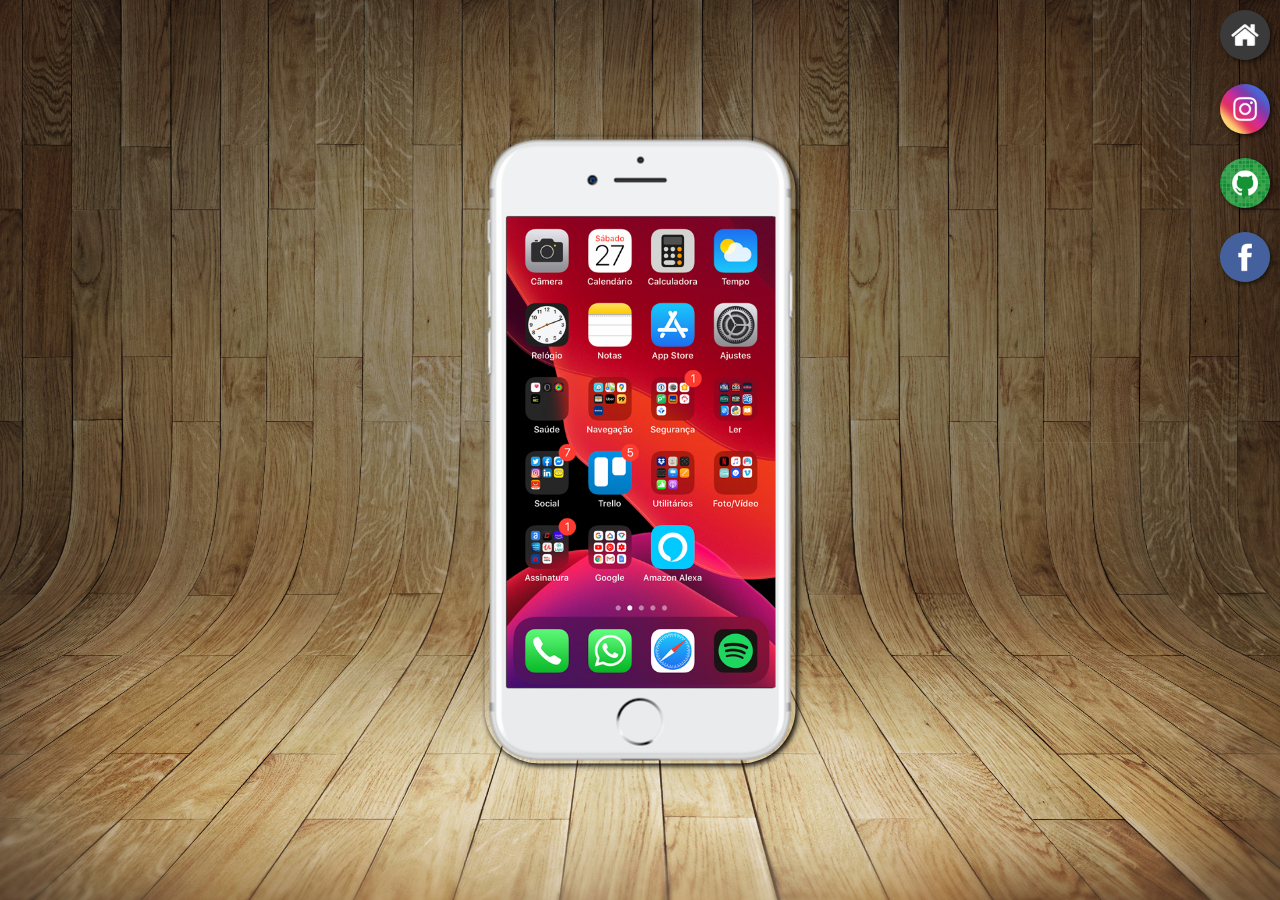
<file: index.html>
<!DOCTYPE html>
<html lang="pt-br">
<head>
    <meta charset="UTF-8">
    <meta http-equiv="X-UA-Compatible" content="IE=edge">
    <meta name="viewport" content="width=device-width, initial-scale=1.0">
    <title>Projeto redes sociais</title>
    <link rel="shortcut icon" href="favicon.ico" type="image/x-icon">
    <link rel="stylesheet" href="estilos/style.css">
</head>
<body>
    <main>
        <section id="telefone">
             <iframe src="home.html" name="tela" id="tela" frameborder="0">
                Seu navegador não é compatível com esse recurso
             </iframe>
        </section>
        <section id="redes-sociais">
           <a href="home.html" target="tela"><img src="imagens/logo-home.jpg" alt=""></a> <br>
           <a href="instagram.html" target="tela"><img src="imagens/logo-instagram.jpg" alt=""></a> <br>
           <a href="github.html" target="tela"><img src="imagens/logo-github.jpg" alt=""></a> <br>
           <a href="facebook.html" target= "tela"><img src="imagens/logo-facebook.jpg" alt=""></a>
        </section>
    </main>
</body>
</html>
</file>
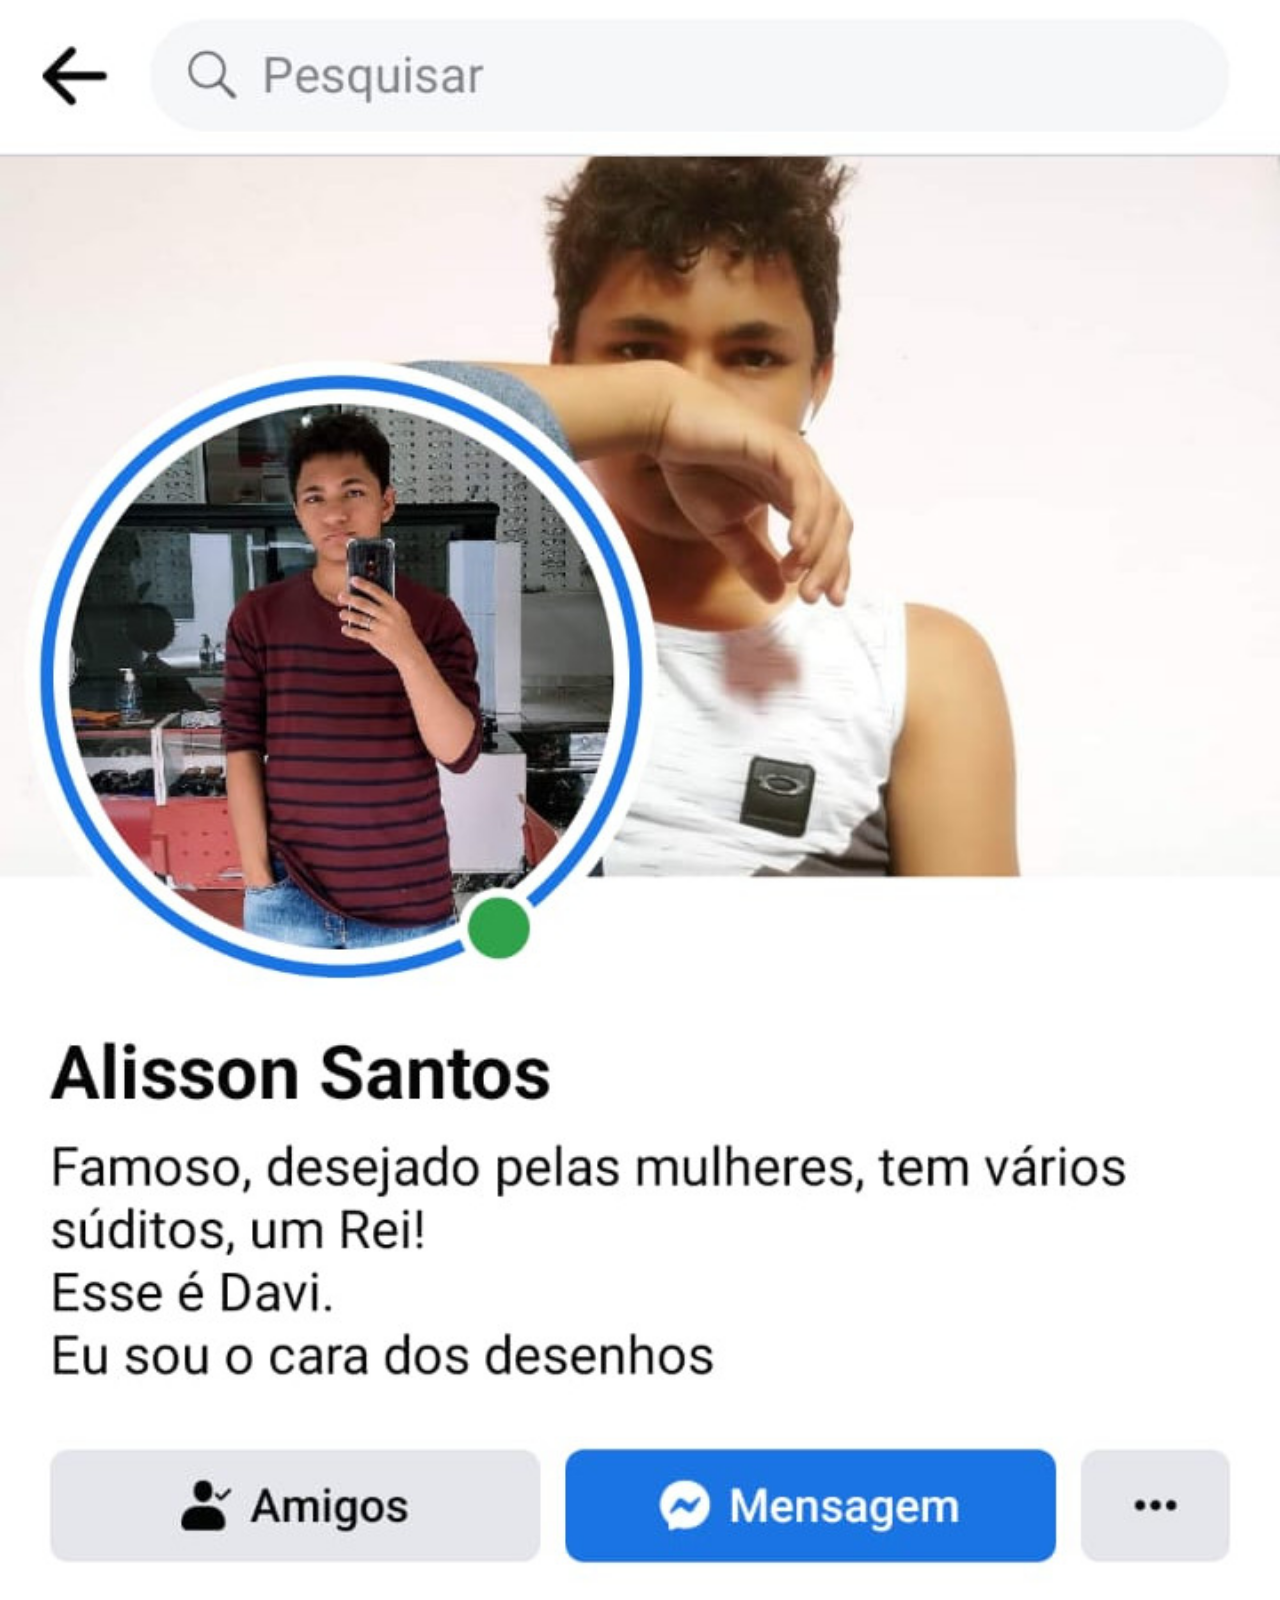
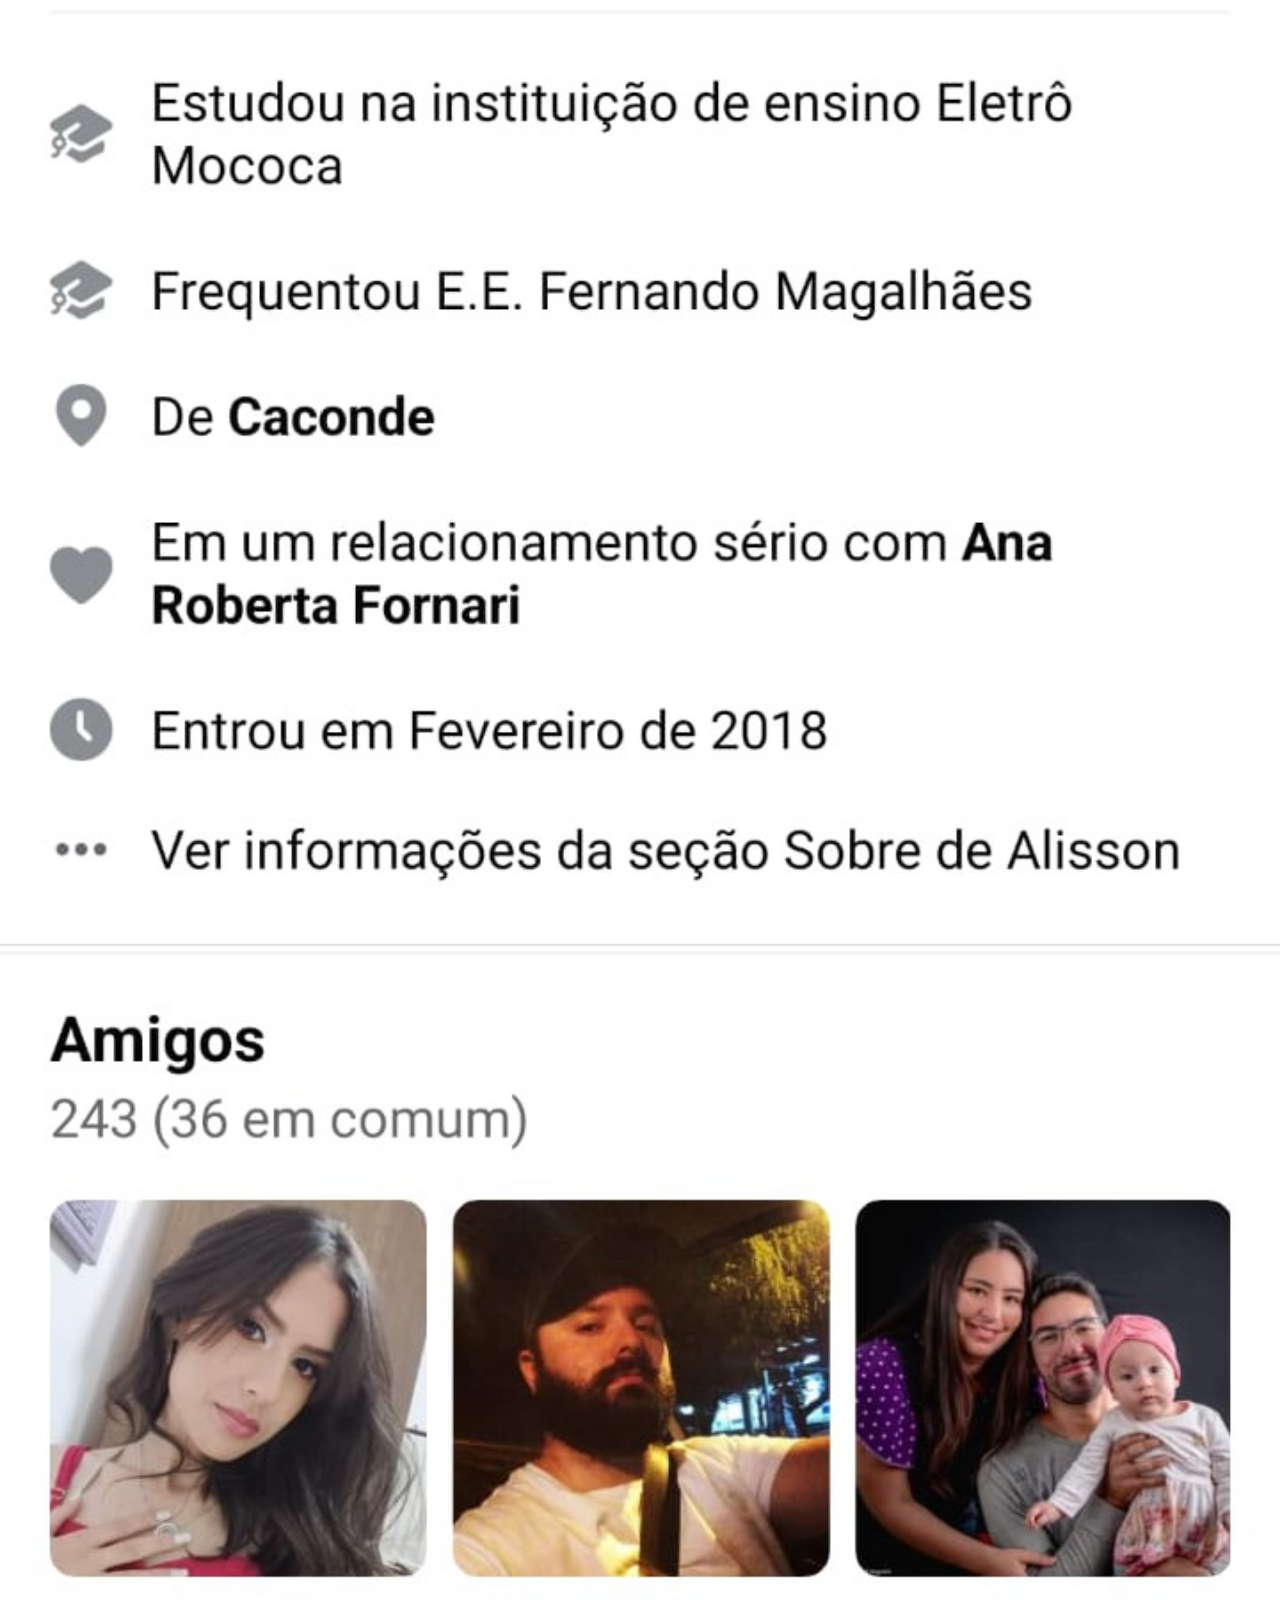
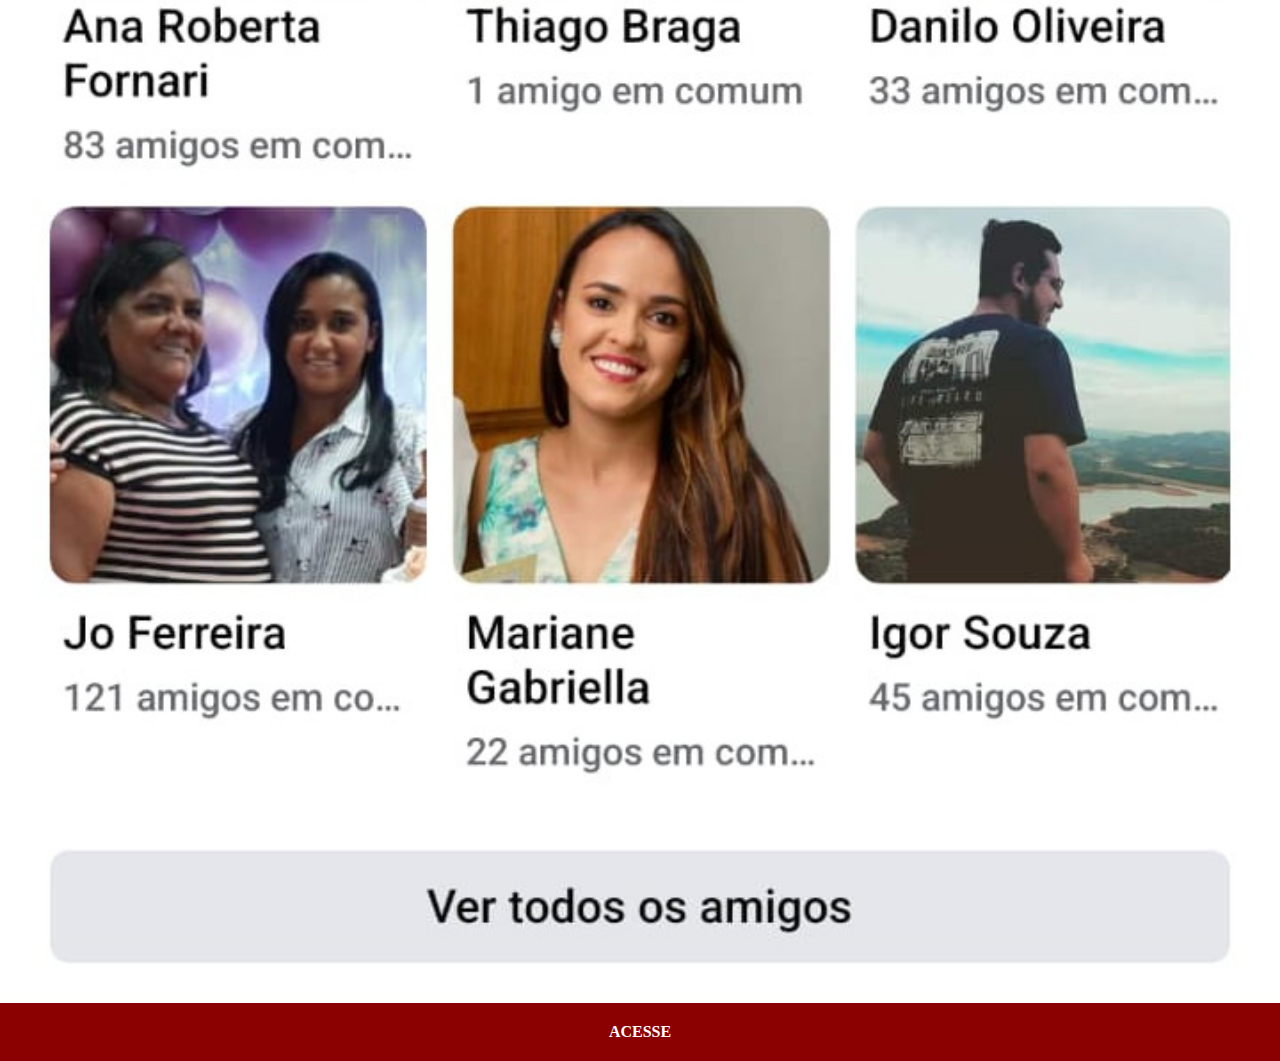
<file: facebook.html>
<!DOCTYPE html>
<html lang="pt-br">
<head>
    <meta charset="UTF-8">
    <meta http-equiv="X-UA-Compatible" content="IE=edge">
    <meta name="viewport" content="width=device-width, initial-scale=1.0">
    <title>Facebook</title>
    <link rel="stylesheet" href="estilos/social.css">
</head>
<body>
    <img src="imagens/facebook-alisson.jpg" alt="facebook">
    <a href="https://www.facebook.com/people/Alisson-Santos/pfbid02LF33FEUV3wG3qbTgF8XrorfWP51mo4fgU6V5L2RSh521eM6SJoYzNSL15pb5HXKSl/?mibextid=ZbWKwL" target="_blank">ACESSE</a>
</body>
</html>
</file>
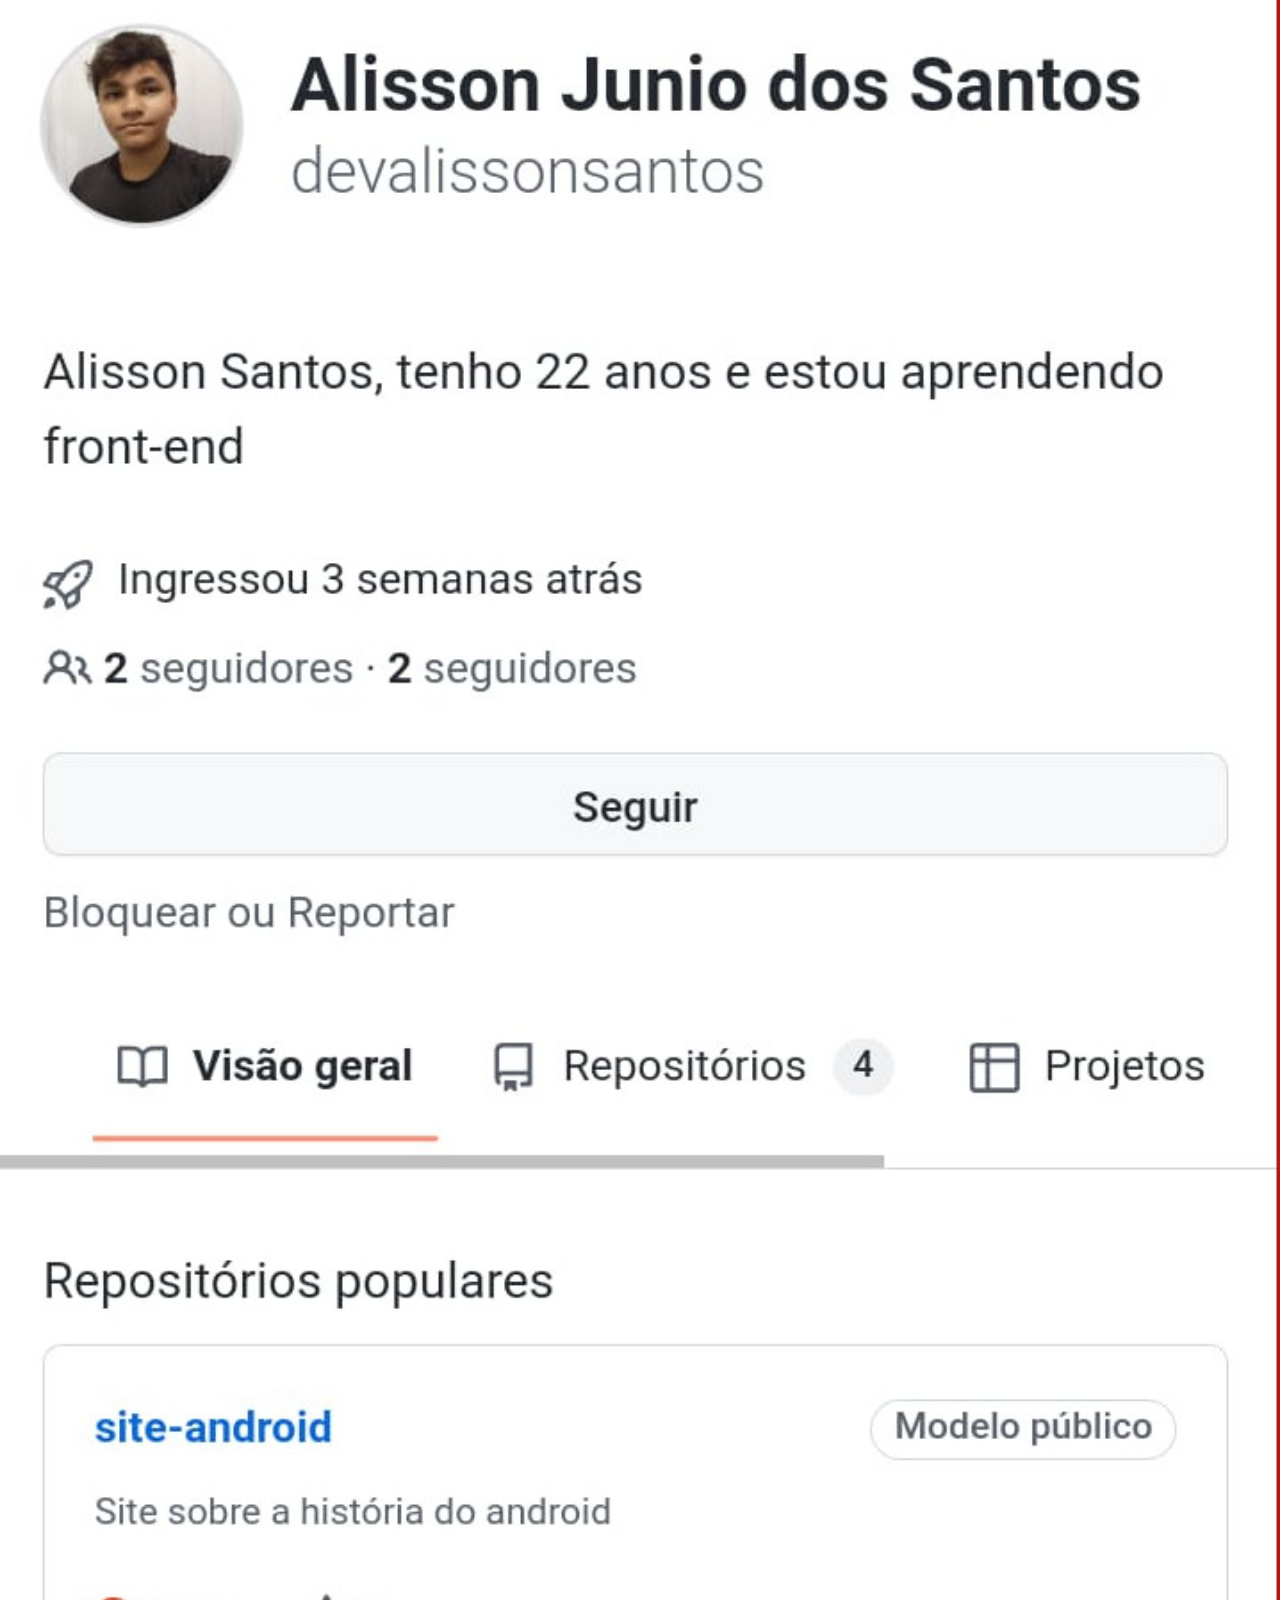
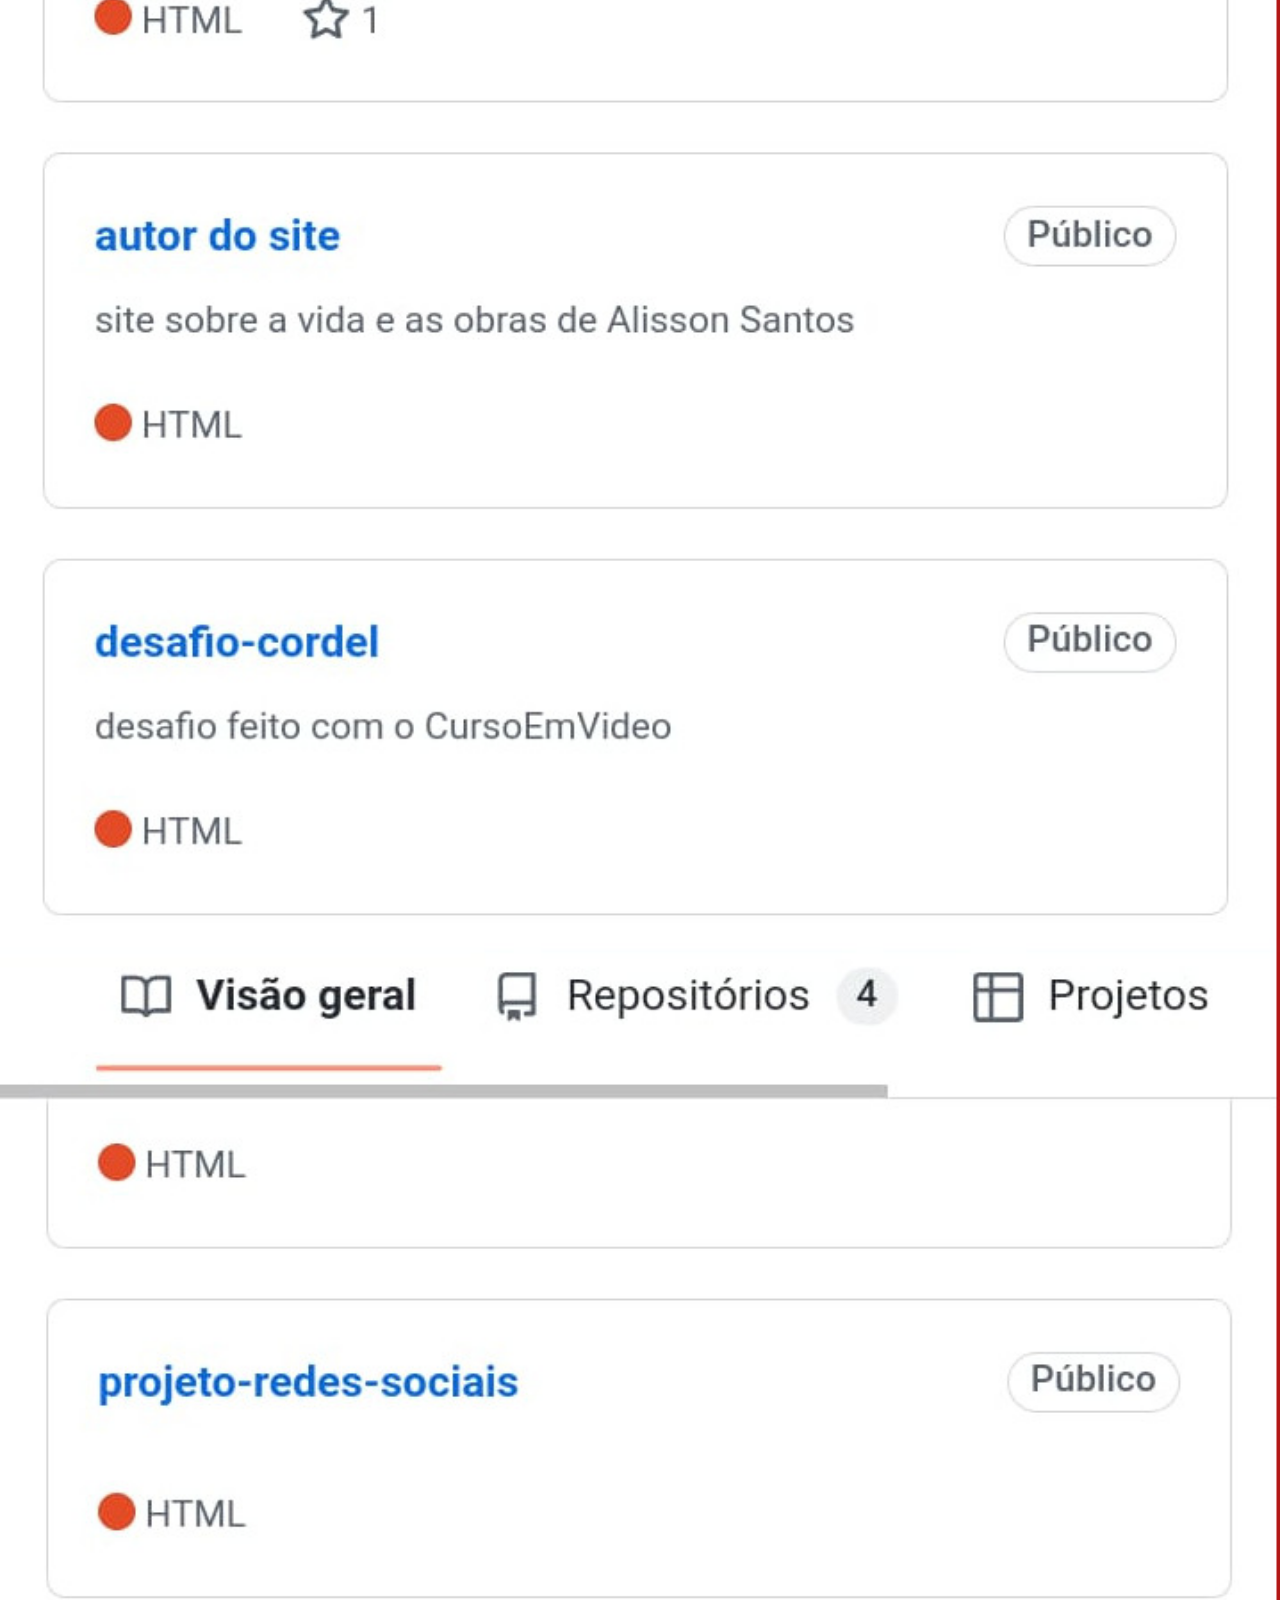
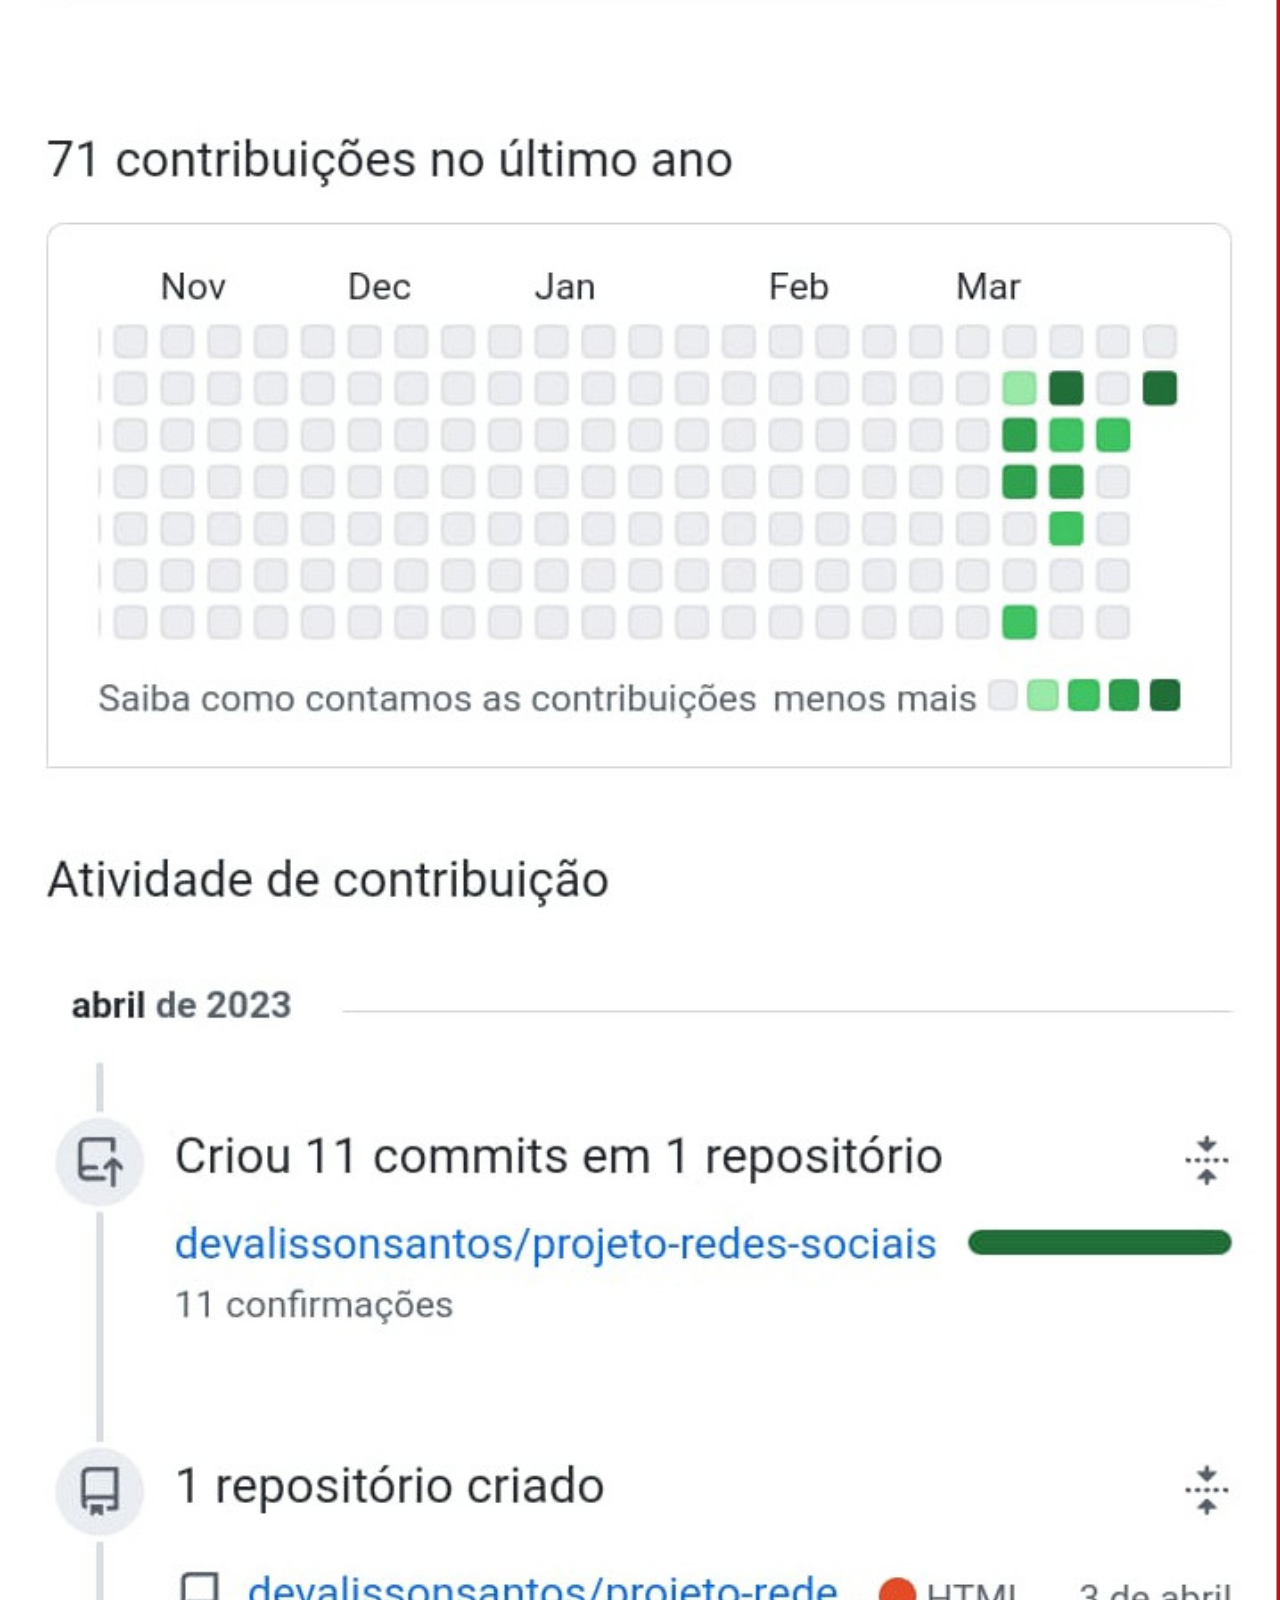
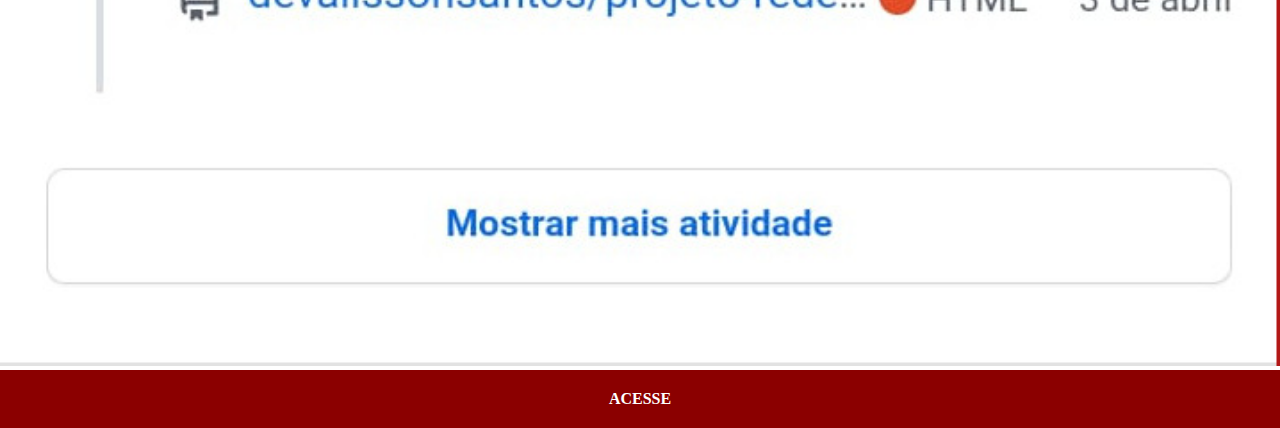
<file: github.html>
<!DOCTYPE html>
<html lang="pt-br">
<head>
    <meta charset="UTF-8">
    <meta http-equiv="X-UA-Compatible" content="IE=edge">
    <meta name="viewport" content="width=device-width, initial-scale=1.0">
    <title>Github</title>
    <link rel="stylesheet" href="estilos/social.css">
</head>
<body>
    <img src="imagens/github-alisson.jpg" alt="github">
    <a href="https://github.com/devalissonsantos" target="_blank">ACESSE</a>
</body>
</html>
</file>
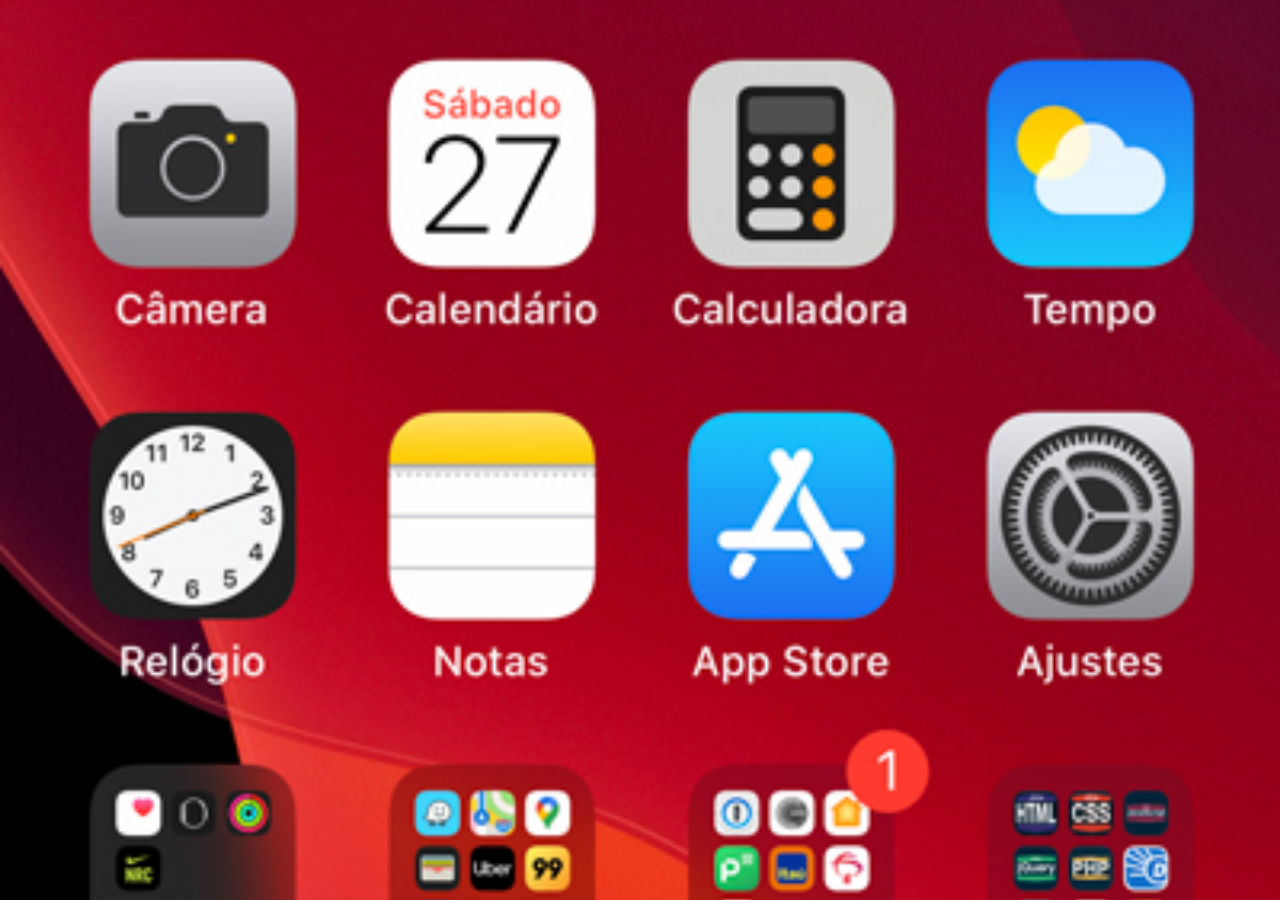
<file: home.html>
<!DOCTYPE html>
<html lang="pt-br">
<head>
    <meta charset="UTF-8">
    <meta http-equiv="X-UA-Compatible" content="IE=edge">
    <meta name="viewport" content="width=device-width, initial-scale=1.0">
    <title>Home</title>
</head>
<style>
    * {
        margin: 0px;
        padding: 0px;
    }

    body {
        width: 100vw;
        height: 100vh;
        background: black url('imagens/tela-home.jpg') no-repeat top center;
        background-size: cover;
    }
</style>
<body>

</body>
</html>
</file>
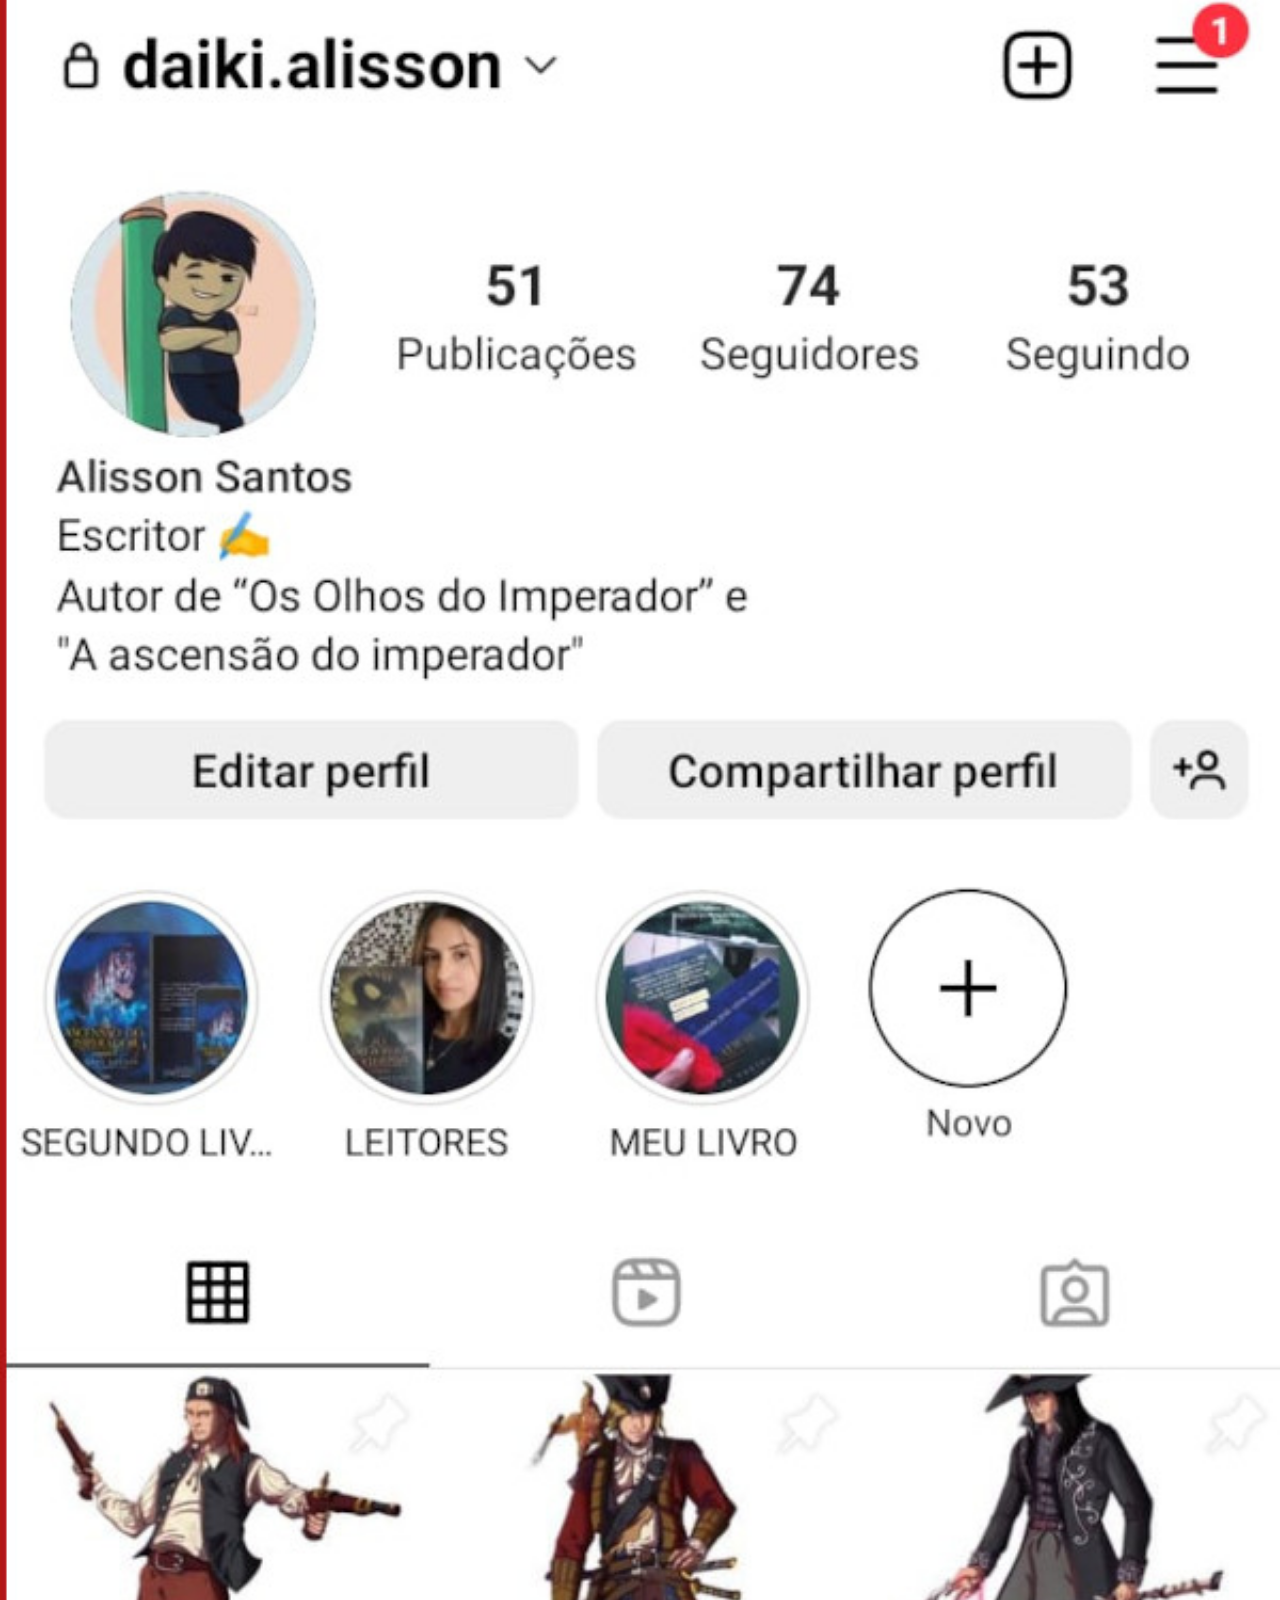
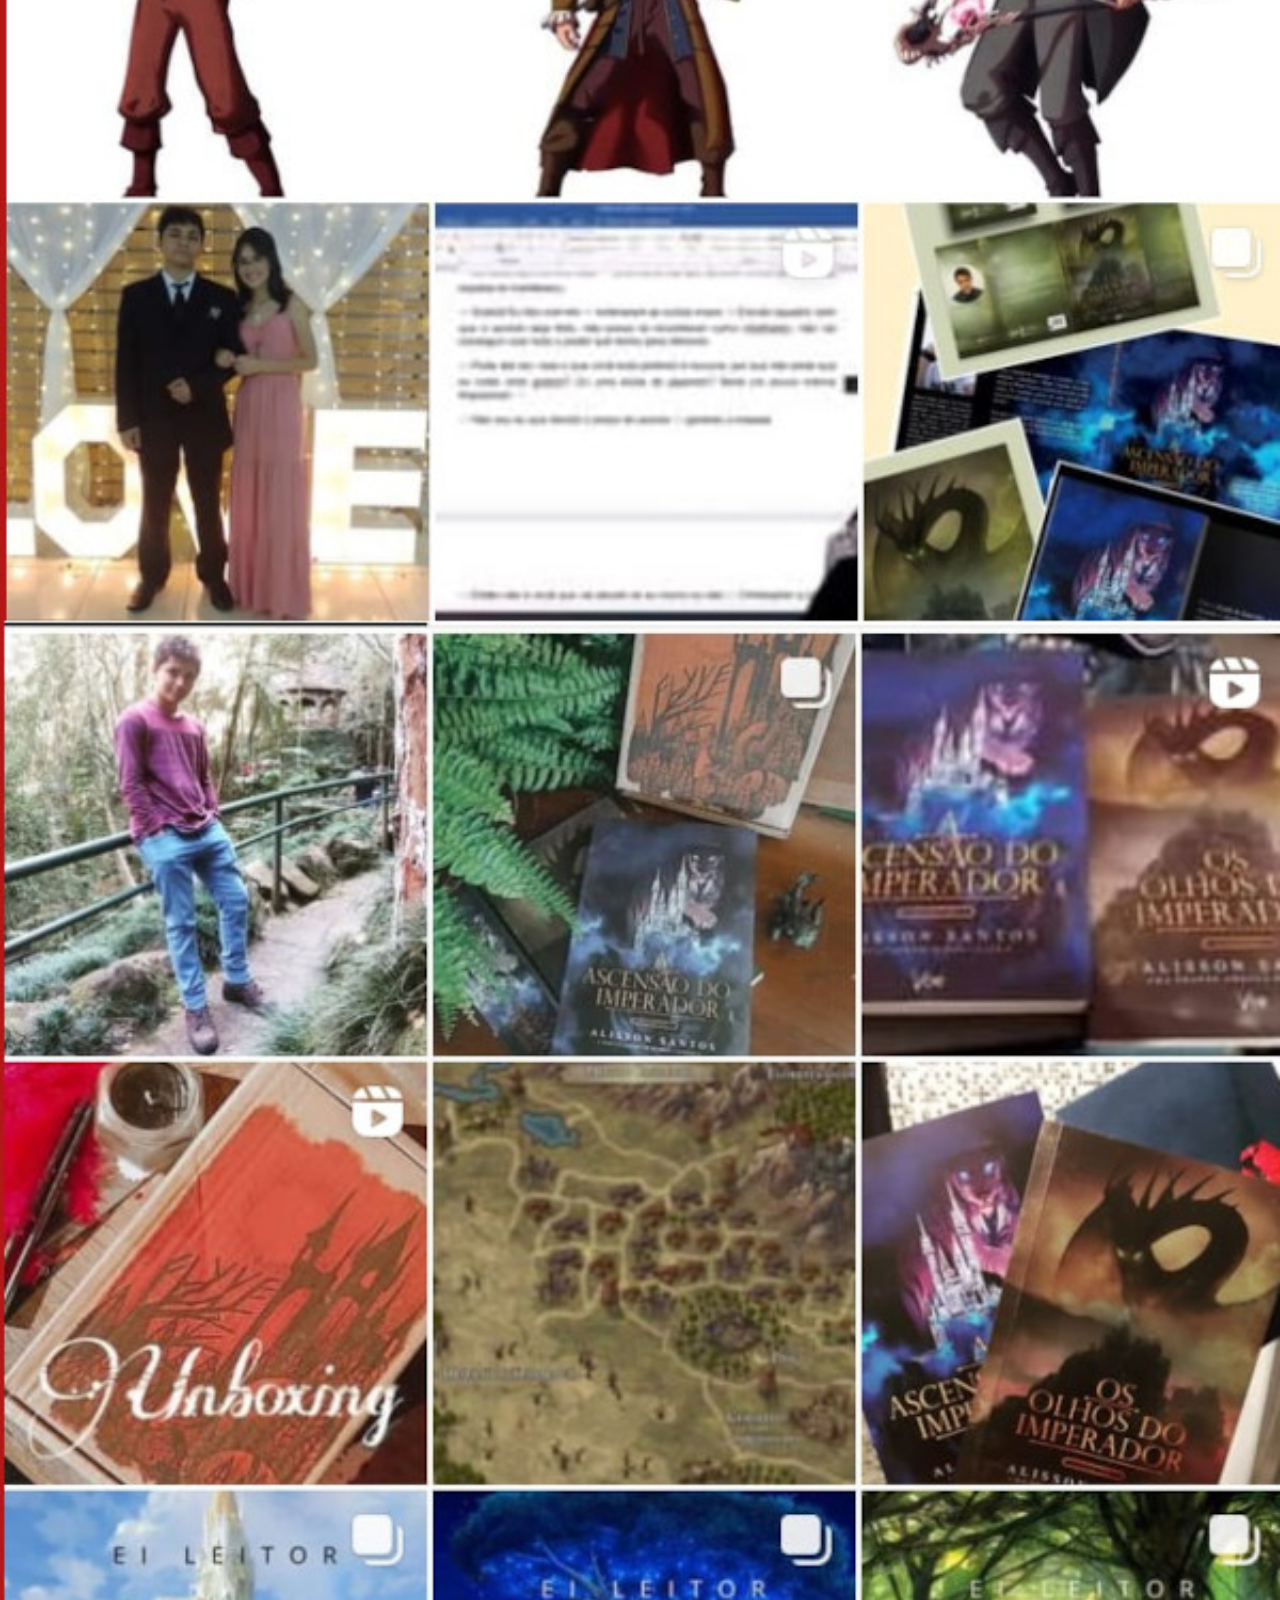
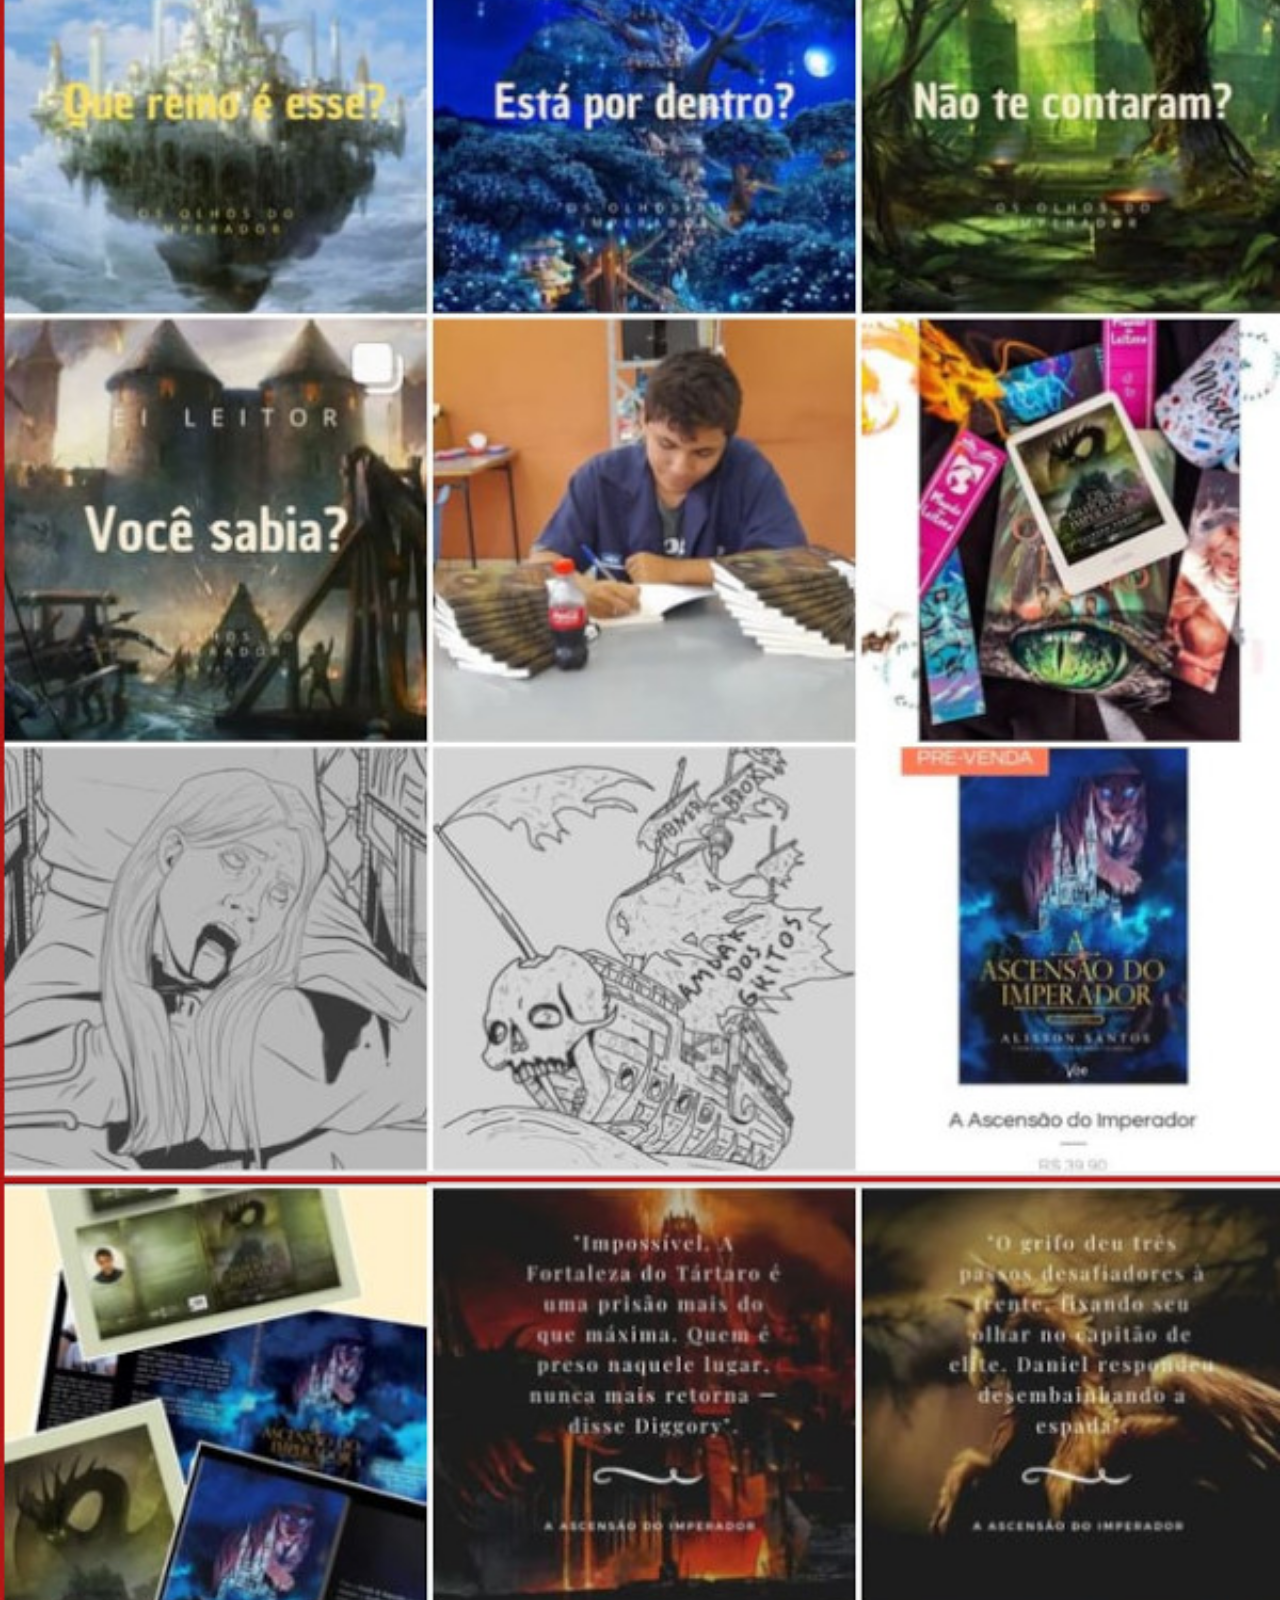
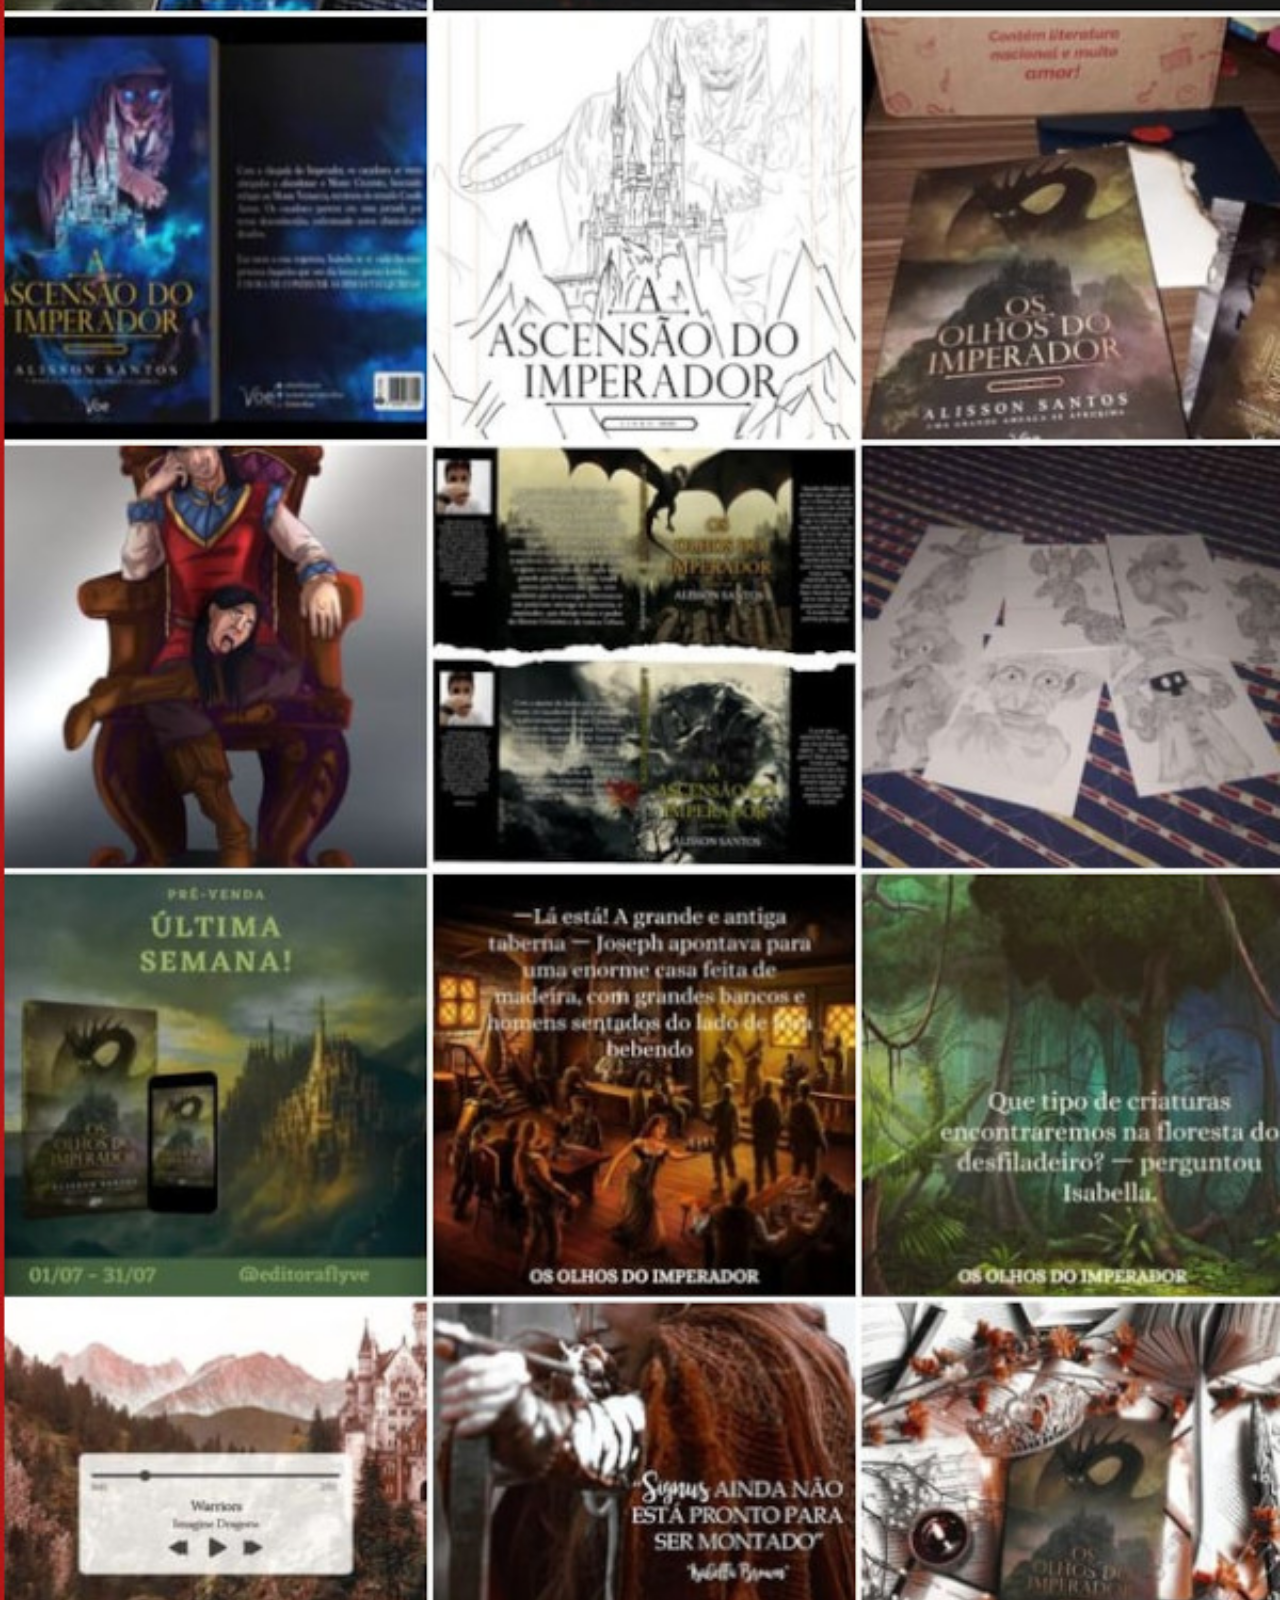
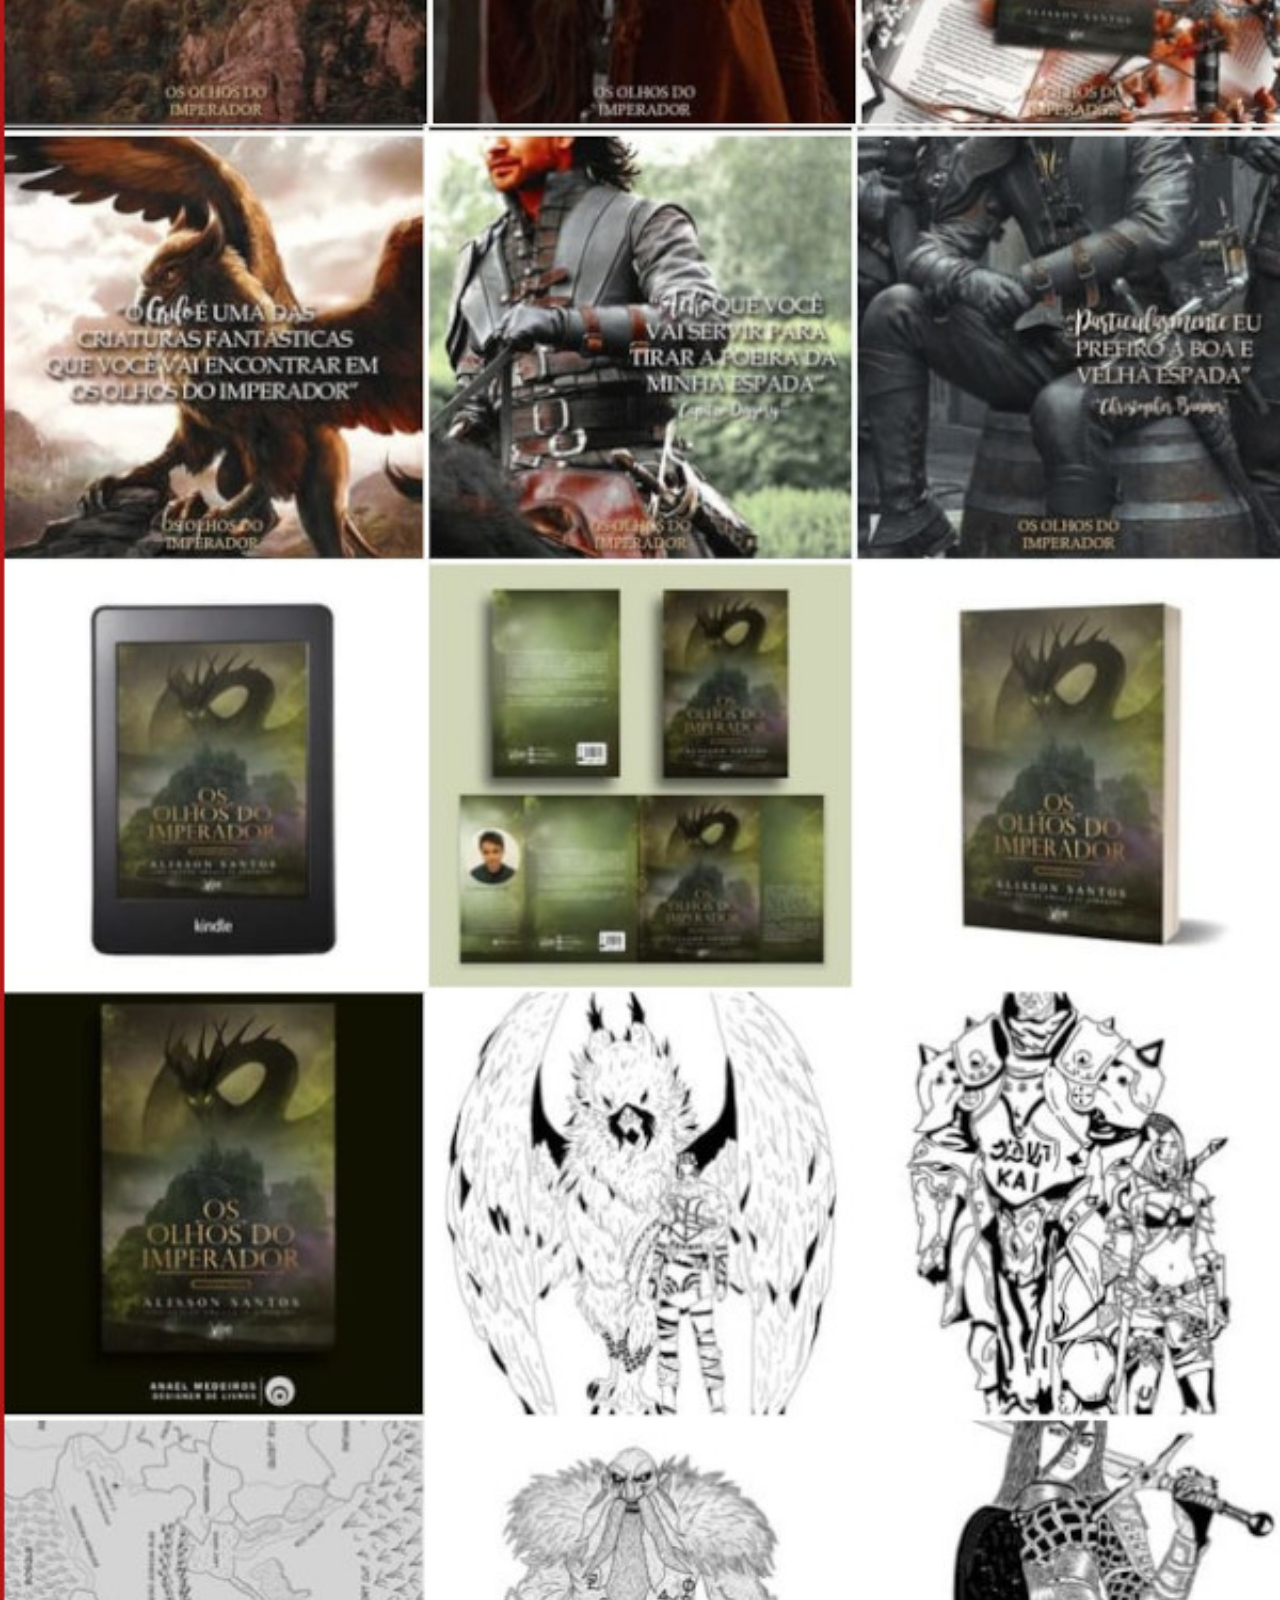
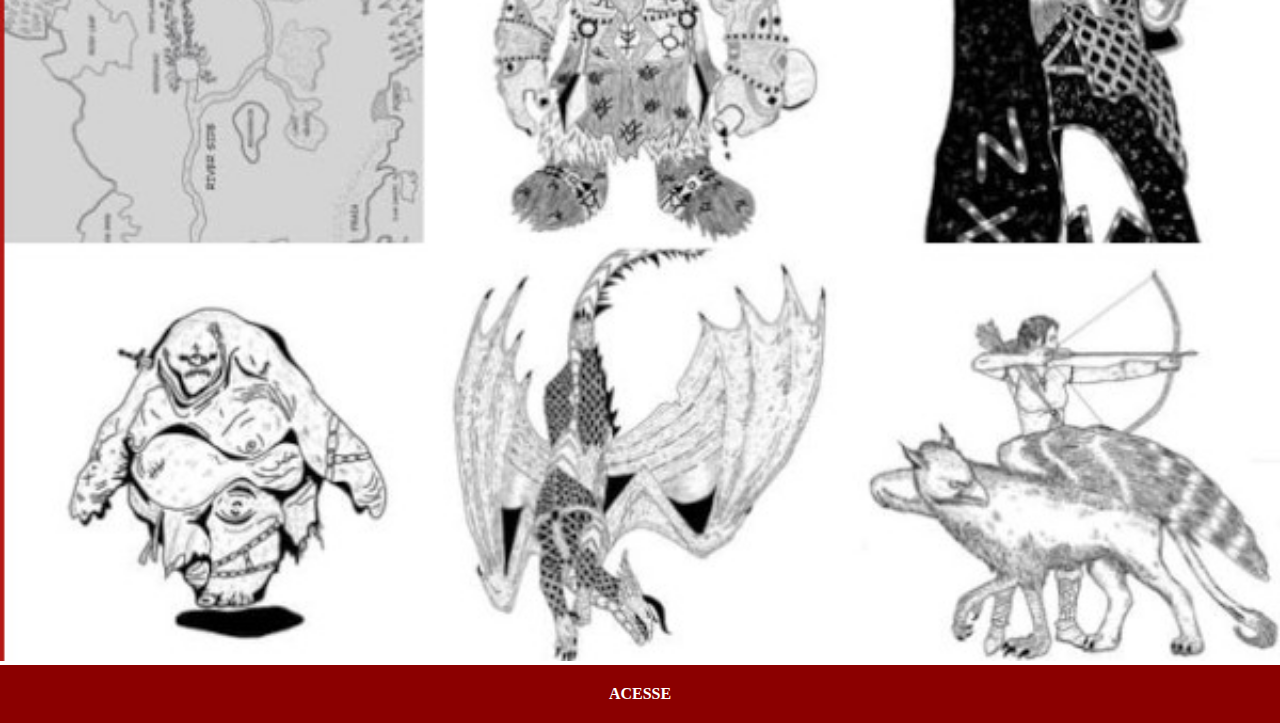
<file: instagram.html>
<!DOCTYPE html>
<html lang="pt-br">
<head>
    <meta charset="UTF-8">
    <meta http-equiv="X-UA-Compatible" content="IE=edge">
    <meta name="viewport" content="width=device-width, initial-scale=1.0">
    <title>Instagram</title>
    <link rel="stylesheet" href="estilos/social.css">
</head>
<body>
    <img src="imagens/insta-alisson.jpg" alt="instagram">
    <a href="https://www.instagram.com/daiki.alisson/" target="_blank">ACESSE</a>
</body>
</html>
</file>
<file: estilos/style.css>
@charset "UTF-8";

*{
    margin: 0px;
    padding: 0px;
    font-family: Arial, Helvetica, sans-serif;
}
html, body {
    height: 100vh;
    width: 100vw;
    background-color: black;
}
body {
    background: url('../imagens/fundo-madeira.jpg');
    background-size: cover;
    background-attachment: fixed;
}
main {
    height: 100vh;
    position: relative;
}
#telefone {
    width: 311px;
    height: 627px;
    border-radius: 55px;
    position: absolute;
    top: 50%;
    left: 50%;
    transform: translate(-50%, -50%);
    background: url('../imagens/frame-iphone.png');
    background-repeat: no-repeat;
    box-shadow: 2px 2px 5px rgba(0, 0, 0, 0.918);
}
#tela {
    position: relative;
    top: 80px;
    
    left: 22px;
    width: 269px;
    height: 471px;
}
section#redes-sociais img {
    width: 50px;
    margin: 10px;
    border-radius: 50%;
    box-shadow: 2px 2px 5px rgba(0, 0, 0, 0.61);
    box-sizing: border-box;
}
section#redes-sociais {
    text-align: right;
}

section#redes-sociais img:hover {
    border: 2px solid rgba(255, 255, 255, 0.336);
    transform: translate(-5px, -5px);
    box-shadow: 4px 4px 10px rgba(0, 0, 0, 0.74);
}
</file>
<file: estilos/social.css>
@charset "UTF-8";

* {
    margin: 0px;
    padding: 0px;
}
::-webkit-scrollbar {
    width: 0px;
    height: 0px;
}
img {
    width: 100vw;
}
a {
 display: block;
 background-color: darkred;
 color: white;
 padding: 20px;
 text-align: center;
 font-weight: bolder;
 text-decoration: none;
}
</file>
